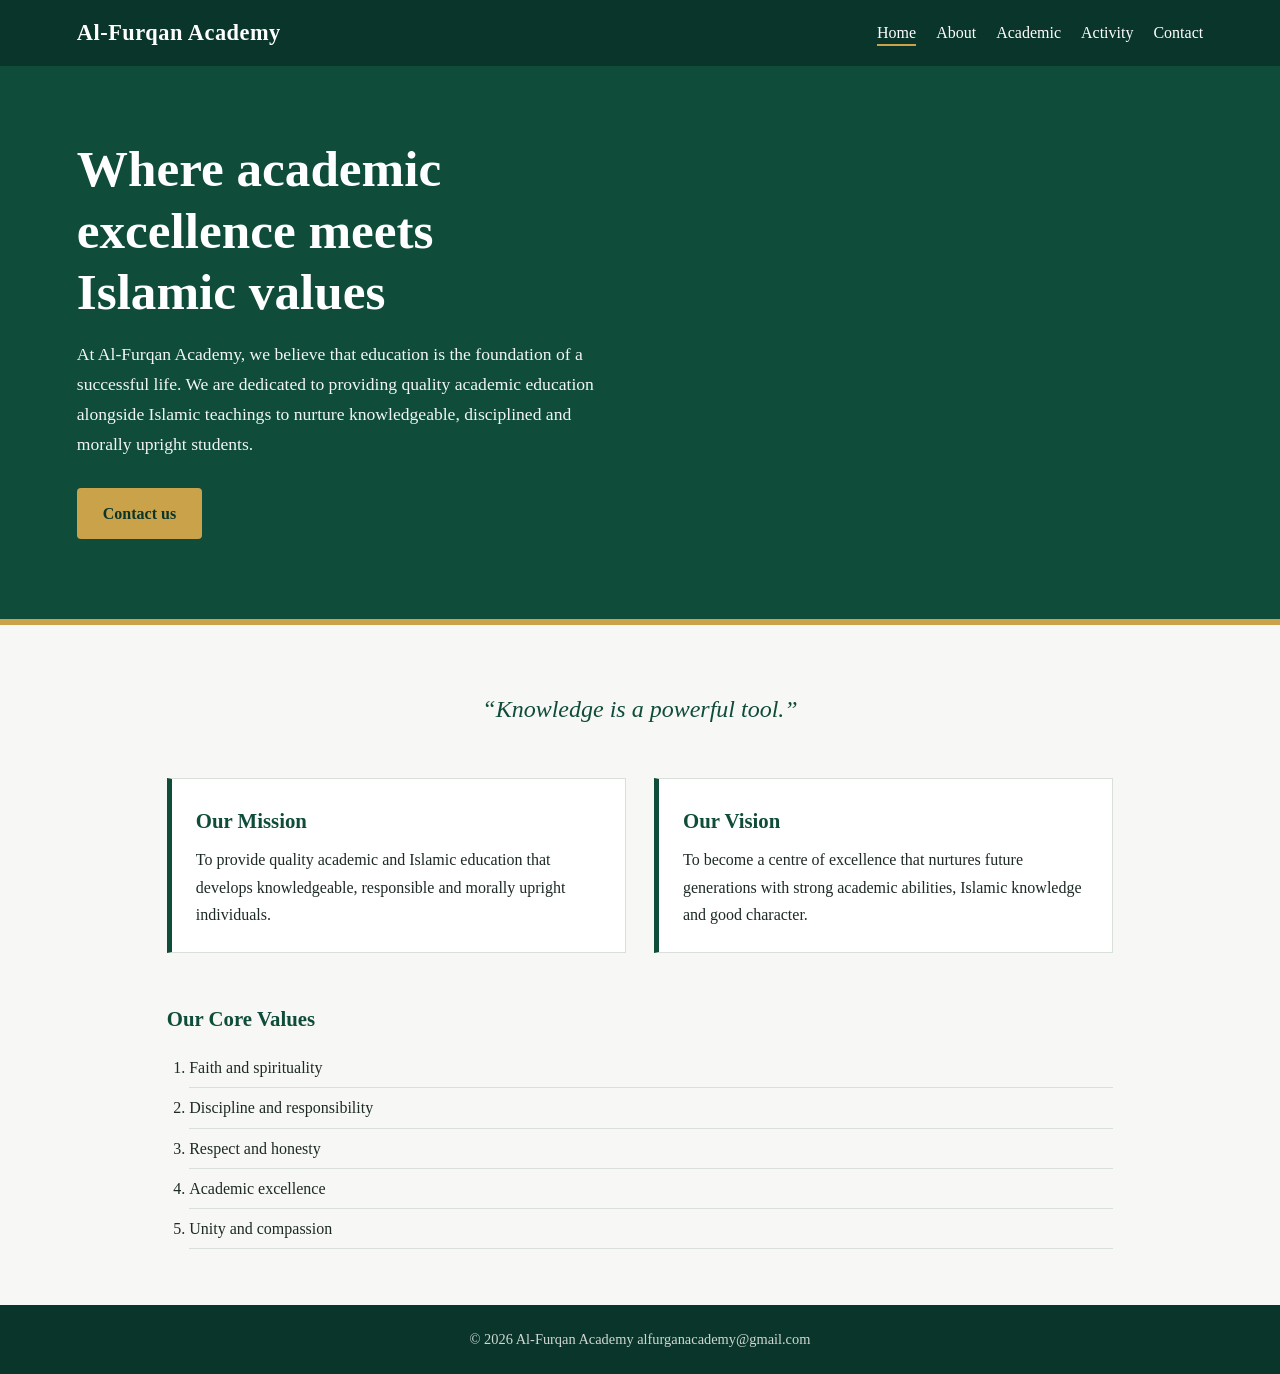
<file: index.html>
<!DOCTYPE html>
<html lang="en">
<head>
<meta charset="UTF-8">
<meta name="viewport" content="width=device-width, initial-scale=1">
<title>Al-Furqan Academy</title>
<link rel="stylesheet" href="style.css">
</head>
<body>

<header>
  <div class="brand">Al-Furqan Academy</div>
  <nav aria-label="Main">
    <ul>
      <li><a class="active" href="index.html">Home</a></li>
      <li><a href="about.html">About</a></li>
      <li><a href="academic.html">Academic</a></li>
      <li><a href="activity.html">Activity</a></li>
      <li><a href="contact.html">Contact</a></li>
    </ul>
  </nav>
</header>

<section class="hero">
  <h1>Where academic excellence meets Islamic values</h1>
  <p>At Al-Furqan Academy, we believe that education is the foundation of a successful life. We are dedicated to providing quality academic education alongside Islamic teachings to nurture knowledgeable, disciplined and morally upright students.</p>
  <a class="btn" href="contact.html">Contact us</a>
</section>

<main>
  <p class="motto">“Knowledge is a powerful tool.”</p>

  <div class="two-col">
    <section class="panel">
      <h2>Our Mission</h2>
      <p>To provide quality academic and Islamic education that develops knowledgeable, responsible and morally upright individuals.</p>
    </section>
    <section class="panel">
      <h2>Our Vision</h2>
      <p>To become a centre of excellence that nurtures future generations with strong academic abilities, Islamic knowledge and good character.</p>
    </section>
  </div>

  <section class="values">
    <h2>Our Core Values</h2>
    <ol>
      <li>Faith and spirituality</li>
      <li>Discipline and responsibility</li>
      <li>Respect and honesty</li>
      <li>Academic excellence</li>
      <li>Unity and compassion</li>
    </ol>
  </section>
</main>

<footer>© 2026 Al-Furqan Academy  alfurganacademy@gmail.com</footer>

</body>
</html>
</file>
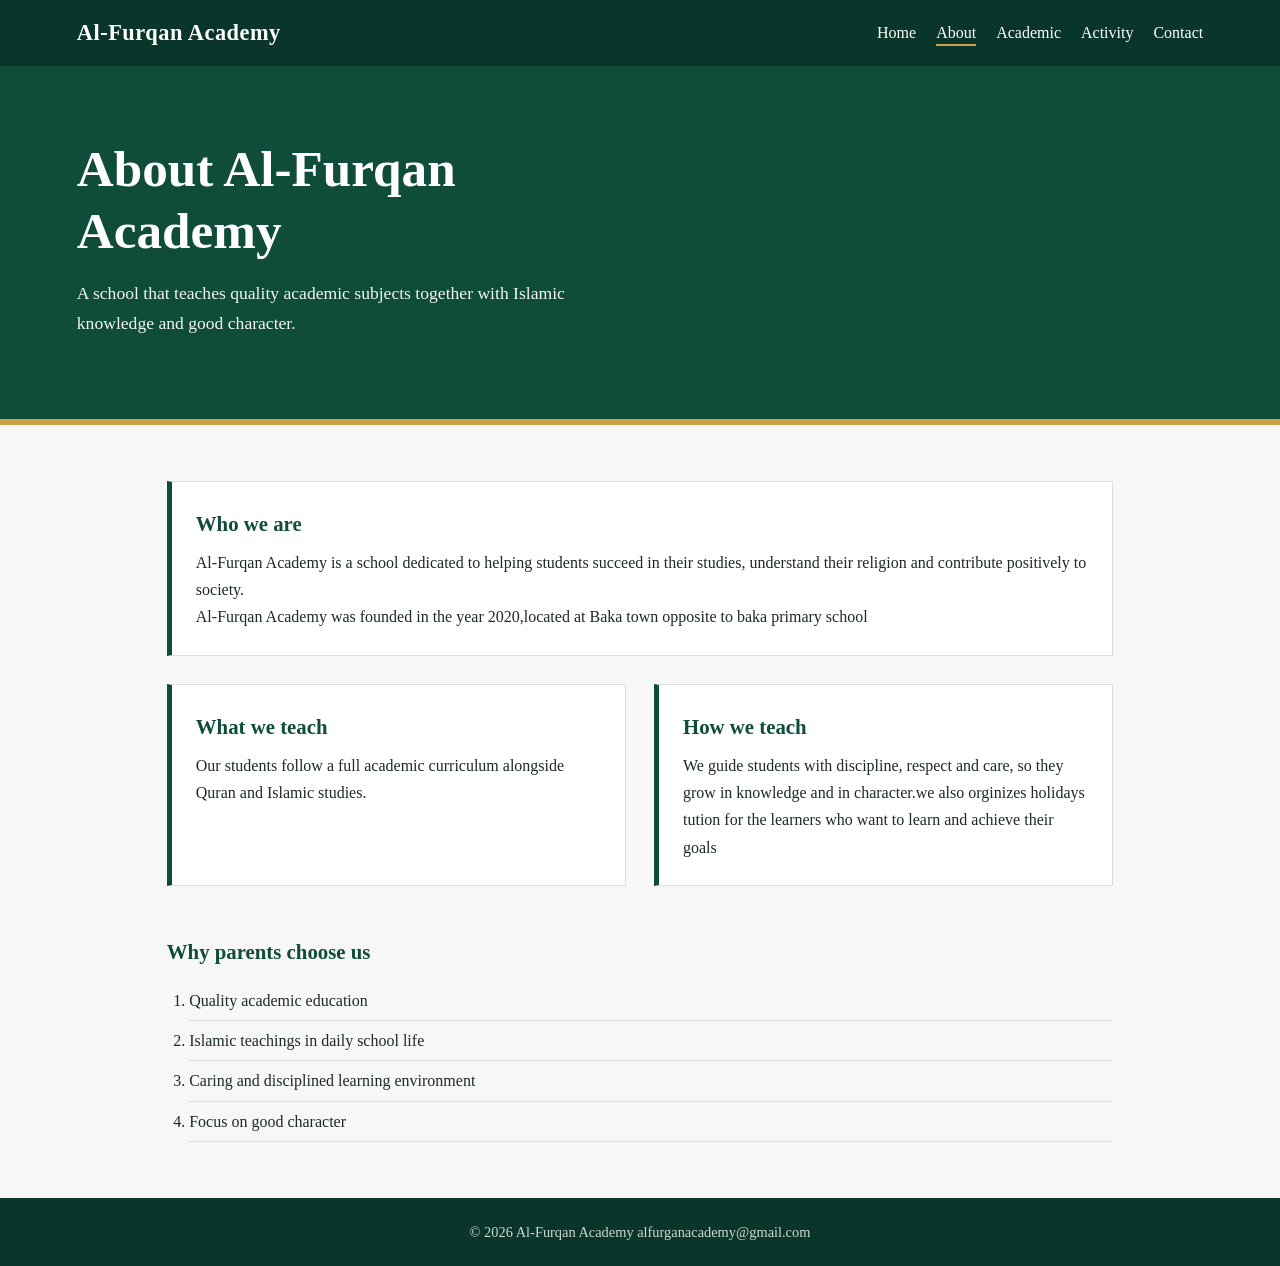
<file: about.html>
<!DOCTYPE html>
<html lang="en">
<head>
<meta charset="UTF-8">
<meta name="viewport" content="width=device-width, initial-scale=1">
<title>About | Al-Furqan Academy</title>
<link rel="stylesheet" href="style.css">
</head>
<body>

<header>
  <div class="brand">Al-Furqan Academy</div>
  <nav aria-label="Main">
    <ul>
      <li><a href="index.html">Home</a></li>
      <li><a class="active" href="about.html">About</a></li>
      <li><a href="academic.html">Academic</a></li>
      <li><a href="activity.html">Activity</a></li>
      <li><a href="contact.html">Contact</a></li>
    </ul>
  </nav>
</header>

<section class="hero">
  <h1>About Al-Furqan Academy</h1>
  <p>A school that teaches quality academic subjects together with Islamic knowledge and good character.</p>
</section>

<main>
  <section class="panel">
    <h2>Who we are</h2>
    <p>Al-Furqan Academy is a school dedicated to helping students succeed in their studies, understand their religion and contribute positively to society.</p>
    <p>Al-Furqan Academy was founded in the year 2020,located at Baka town  opposite to baka primary school</p>
  </section>

  <div class="two-col" style="margin-top: 28px;">
    <section class="panel">
      <h2>What we teach</h2>
      <p>Our students follow a full academic curriculum alongside Quran and Islamic studies.</p>
    </section>
    <section class="panel">
      <h2>How we teach</h2>
      <p>We guide students with discipline, respect and care, so they grow in knowledge and in character.we also orginizes holidays tution for the learners who want to learn and achieve their goals</p>
    </section>
  </div>

  <section class="values">
    <h2>Why parents choose us</h2>
    <ol>
      <li>Quality academic education</li>
      <li>Islamic teachings in daily school life</li>
      <li>Caring and disciplined learning environment</li>
      <li>Focus on good character</li>
    </ol>
  </section>
</main>

<footer>© 2026 Al-Furqan Academy        alfurganacademy@gmail.com</footer>
</body>
</html>
</file>
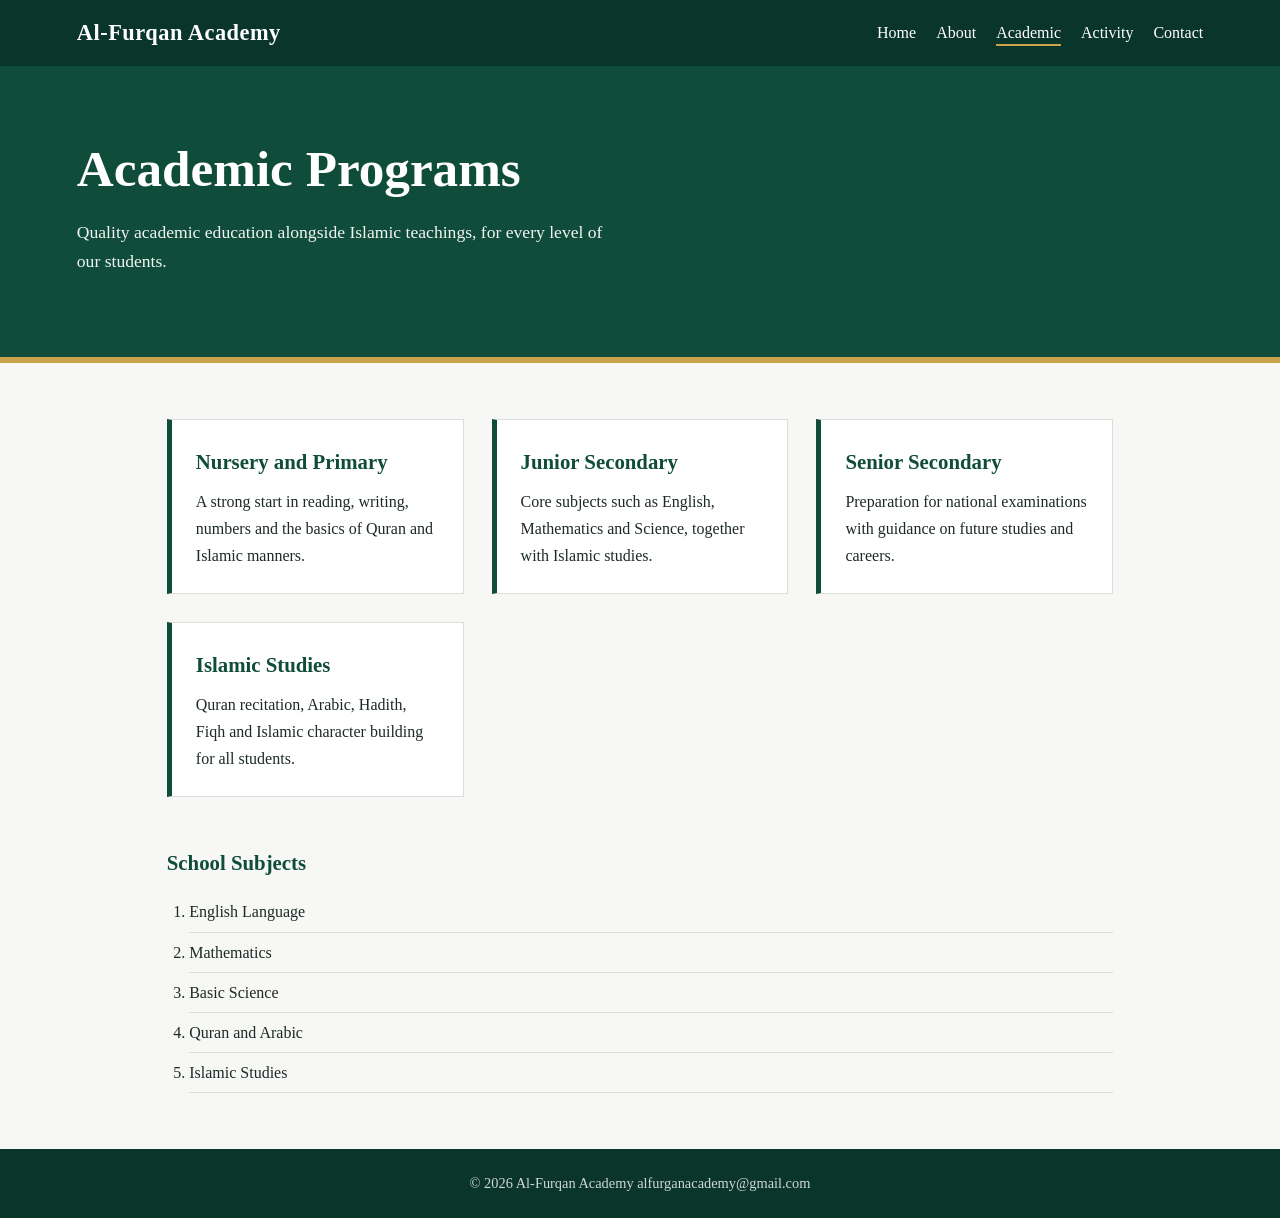
<file: academic.html>
<!DOCTYPE html>
<html lang="en">
<head>
<meta charset="UTF-8">
<meta name="viewport" content="width=device-width, initial-scale=1">
<title>Academic | Al-Furqan Academy</title>
<link rel="stylesheet" href="style.css">
</head>
<body>

<header>
  <div class="brand">Al-Furqan Academy</div>
  <nav aria-label="Main">
    <ul>
      <li><a href="index.html">Home</a></li>
      <li><a href="about.html">About</a></li>
      <li><a class="active" href="academic.html">Academic</a></li>
      <li><a href="activity.html">Activity</a></li>
      <li><a href="contact.html">Contact</a></li>
    </ul>
  </nav>
</header>

<section class="hero">
  <h1>Academic Programs</h1>
  <p>Quality academic education alongside Islamic teachings, for every level of our students.</p>
</section>

<main>
  <div class="two-col">
    <section class="panel">
      <h2>Nursery and Primary</h2>
      <p>A strong start in reading, writing, numbers and the basics of Quran and Islamic manners. </p>
    </section>
    <section class="panel">
      <h2>Junior Secondary</h2>
      <p>Core subjects such as English, Mathematics and Science, together with Islamic studies.</p>
    </section>
    <section class="panel">
      <h2>Senior Secondary</h2>
      <p>Preparation for national examinations with guidance on future studies and careers. </p>
    </section>
    <section class="panel">
      <h2>Islamic Studies</h2>
      <p>Quran recitation, Arabic, Hadith, Fiqh and Islamic character building for all students.</p>
    </section>
  </div>

  <section class="values">
    <h2>School Subjects</h2>
    <ol>
      <li>English Language</li>
      <li>Mathematics</li>
      <li>Basic Science</li>
      <li>Quran and Arabic</li>
      <li>Islamic Studies</li>
    </ol>
  </section>
</main>

<footer>© 2026 Al-Furqan Academy   alfurganacademy@gmail.com</footer>

</body>
</html>
</file>
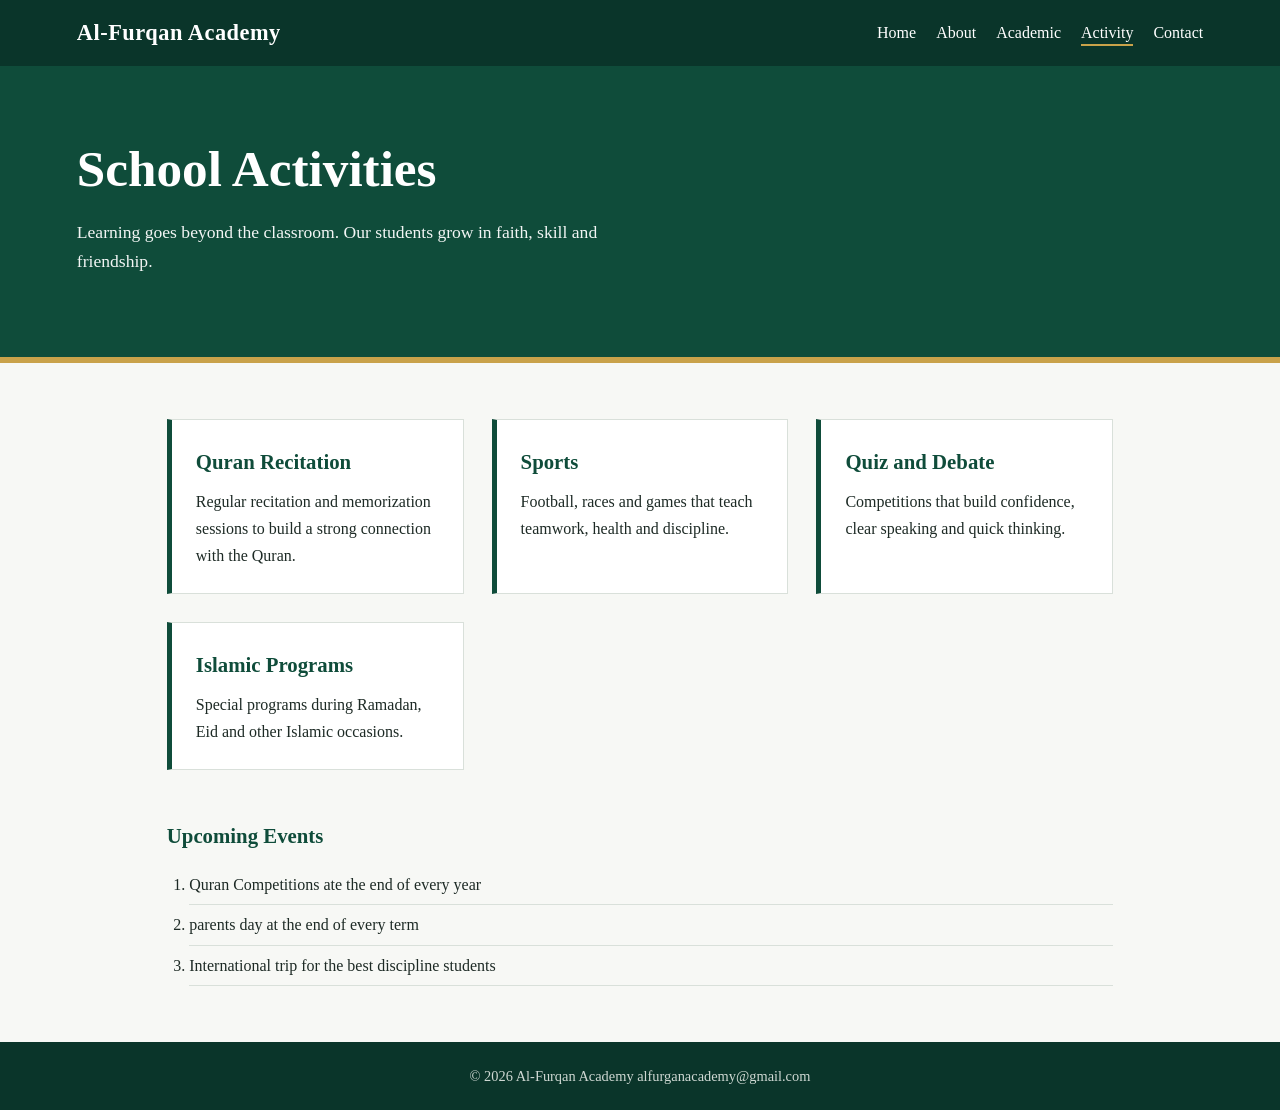
<file: activity.html>
<!DOCTYPE html>
<html lang="en">
<head>
<meta charset="UTF-8">
<meta name="viewport" content="width=device-width, initial-scale=1">
<title>Activity | Al-Furqan Academy</title>
<link rel="stylesheet" href="style.css">
</head>
<body>

<header>
  <div class="brand">Al-Furqan Academy</div>
  <nav aria-label="Main">
    <ul>
      <li><a href="index.html">Home</a></li>
      <li><a href="about.html">About</a></li>
      <li><a href="academic.html">Academic</a></li>
      <li><a class="active" href="activity.html">Activity</a></li>
      <li><a href="contact.html">Contact</a></li>
    </ul>
  </nav>
</header>

<section class="hero">
  <h1>School Activities</h1>
  <p>Learning goes beyond the classroom. Our students grow in faith, skill and friendship.</p>
</section>

<main>
  <div class="two-col">
    <section class="panel">
      <h2>Quran Recitation</h2>
      <p>Regular recitation and memorization sessions to build a strong connection with the Quran.</p>
    </section>
    <section class="panel">
      <h2>Sports</h2>
      <p>Football, races and games that teach teamwork, health and discipline.</p>
    </section>
    <section class="panel">
      <h2>Quiz and Debate</h2>
      <p>Competitions that build confidence, clear speaking and quick thinking.</p>
    </section>
    <section class="panel">
      <h2>Islamic Programs</h2>
      <p>Special programs during Ramadan, Eid and other Islamic occasions.</p>
    </section>
  </div>

  <section class="values">
    <h2>Upcoming Events</h2>
    <ol>
      <li>Quran Competitions ate the end of every year</li>
      <li>parents day at the end of every term</li>
      <li>International trip for the best discipline students</li>
    </ol>
  </section>
</main>

<footer>© 2026 Al-Furqan Academy   alfurganacademy@gmail.com</footer>

</body>
</html>
</file>
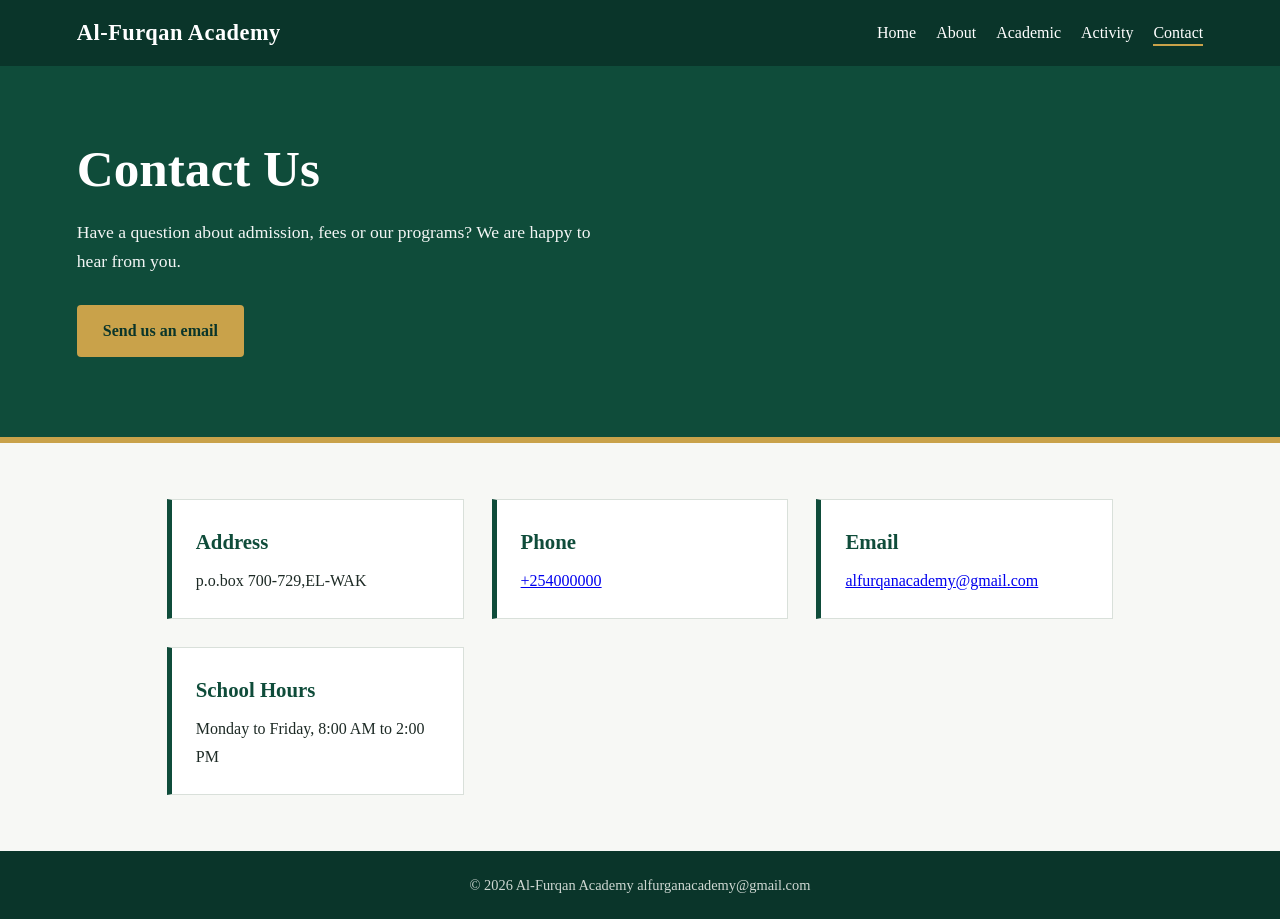
<file: contact.html>
<!DOCTYPE html>
<html lang="en">
<head>
<meta charset="UTF-8">
<meta name="viewport" content="width=device-width, initial-scale=1">
<title>Contact | Al-Furqan Academy</title>
<link rel="stylesheet" href="style.css">
</head>
<body>

<header>
  <div class="brand">Al-Furqan Academy</div>
  <nav aria-label="Main">
    <ul>
      <li><a href="index.html">Home</a></li>
      <li><a href="about.html">About</a></li>
      <li><a href="academic.html">Academic</a></li>
      <li><a href="activity.html">Activity</a></li>
      <li><a class="active" href="contact.html">Contact</a></li>
    </ul>
  </nav>
</header>

<section class="hero">
  <h1>Contact Us</h1>
  <p>Have a question about admission, fees or our programs? We are happy to hear from you.</p>
  <a class="btn" href="mailto:info@example.com">Send us an email</a>
</section>

<main>
  <div class="two-col">
    <section class="panel">
      <h2>Address</h2>
      <p>p.o.box 700-729,EL-WAK </p>
    </section>
    <section class="panel">
      <h2>Phone</h2>
      <p><a href="tel:+254000000">+254000000</a></p>
    </section>
    <section class="panel">
      <h2>Email</h2>
      <p><a href="alfurqanacademy@gmail.com">alfurqanacademy@gmail.com</a></p>
    </section>
    <section class="panel">
      <h2>School Hours</h2>
      <p>Monday to Friday, 8:00 AM to 2:00 PM</p>
    </section>
  </div>
</main>

<footer>© 2026 Al-Furqan Academy  alfurganacademy@gmail.com</footer>

</body>
</html>
</file>
<file: style.css>
:root {
    --green: #0f4c3a;
    --green-dark: #0a352a;
    --gold: #c9a24a;
    --paper: #f7f8f5;
    --ink: #1d2a25;
    --line: #d9e0da;
  }
  * { box-sizing: border-box; margin: 0; padding: 0; }
  body {
    font-family: Georgia, "Times New Roman", serif;
    color: var(--ink);
    background: var(--paper);
    line-height: 1.7;
  }
  header {
    background: var(--green-dark);
    color: #fff;
    display: flex;
    flex-wrap: wrap;
    align-items: center;
    justify-content: space-between;
    gap: 12px;
    padding: 14px 6vw;
  }
  .brand { font-size: 1.4rem; font-weight: bold; letter-spacing: .5px; }
  nav ul { list-style: none; display: flex; flex-wrap: wrap; gap: 20px; }
  nav a { color: #fff; text-decoration: none; padding-bottom: 3px; border-bottom: 2px solid transparent; }
  nav a:hover, nav a.active { border-bottom-color: var(--gold); }
  .hero {
    background: var(--green);
    color: #fff;
    padding: 72px 6vw 80px;
    border-bottom: 6px solid var(--gold);
  }
  .hero h1 { font-size: clamp(2rem, 5vw, 3.2rem); line-height: 1.2; max-width: 20ch; }
  .hero p { max-width: 62ch; margin-top: 18px; font-size: 1.1rem; opacity: .95; }
  .btn {
    display: inline-block; margin-top: 28px; padding: 12px 26px;
    background: var(--gold); color: var(--green-dark);
    font-weight: bold; text-decoration: none; border-radius: 4px;
  }
  .btn:hover { background: #dbb65f; }
  .btn:focus-visible, nav a:focus-visible { outline: 3px solid #fff; outline-offset: 3px; }
  main { padding: 56px 6vw; max-width: 1100px; margin: 0 auto; }
  .motto {
    text-align: center; font-size: 1.5rem; font-style: italic;
    color: var(--green); padding: 8px 0 48px;
  }
  .two-col { display: grid; gap: 28px; grid-template-columns: repeat(auto-fit, minmax(280px, 1fr)); }
  .panel { background: #fff; border: 1px solid var(--line); border-left: 5px solid var(--green); padding: 24px; }
  h2 { color: var(--green); font-size: 1.3rem; margin-bottom: 8px; }
  .values { margin-top: 48px; }
  .values ol { margin-top: 12px; padding-left: 1.4em; }
  .values li { padding: 6px 0; border-bottom: 1px solid var(--line); }
  footer { background: var(--green-dark); color: #cfd8d3; text-align: center; padding: 22px 6vw; font-size: .9rem; }
</file>
